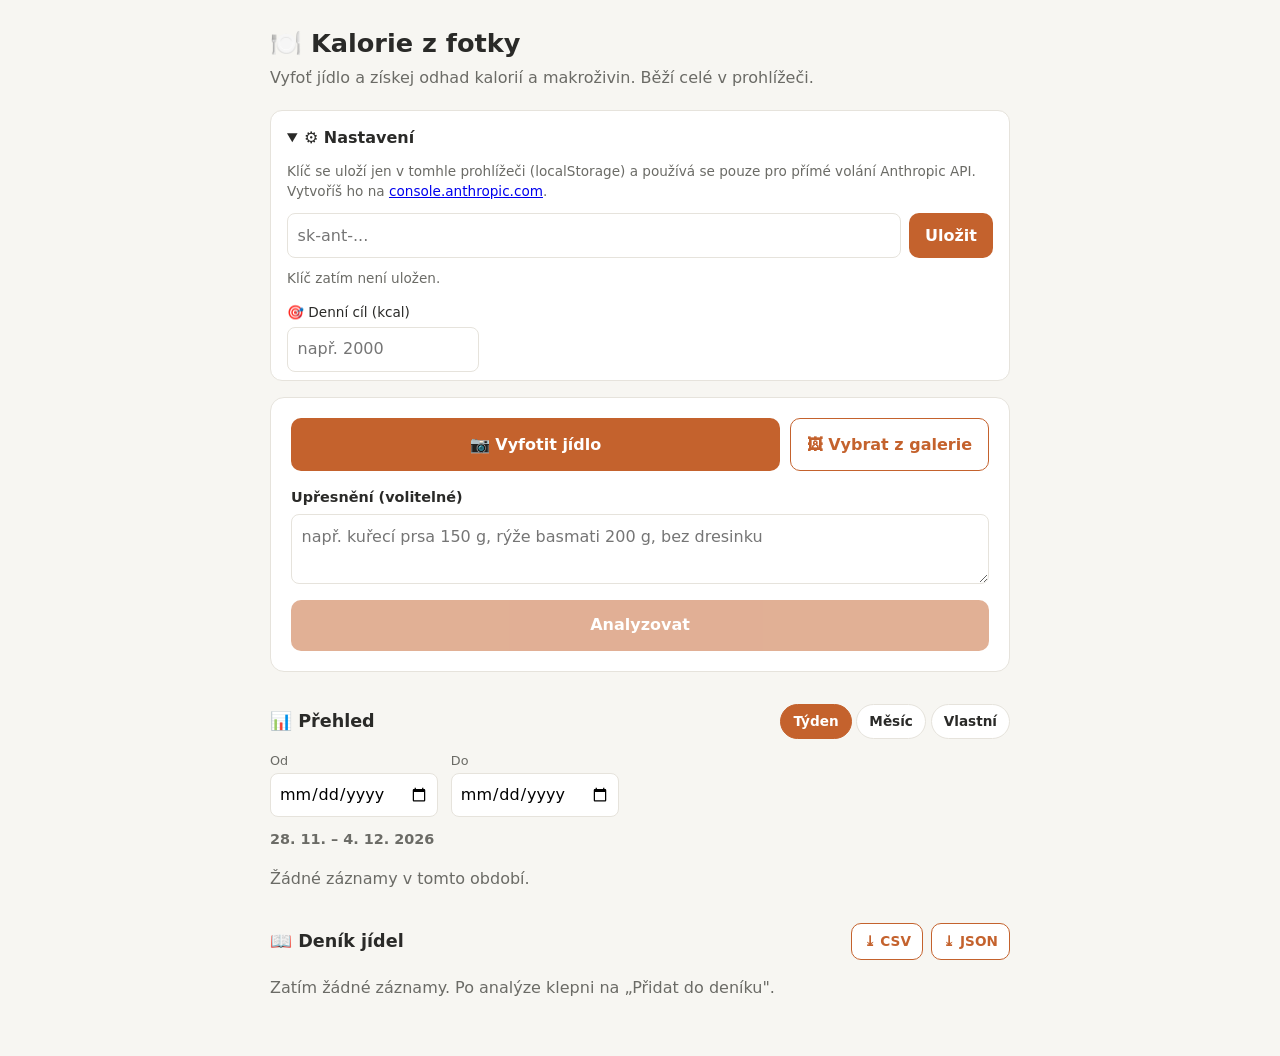
<file: docs/index.html>
<!DOCTYPE html>
<html lang="cs">
  <head>
    <meta charset="utf-8" />
    <meta
      name="viewport"
      content="width=device-width, initial-scale=1, viewport-fit=cover"
    />
    <meta name="theme-color" content="#c4622d" />
    <meta name="apple-mobile-web-app-capable" content="yes" />
    <meta name="apple-mobile-web-app-status-bar-style" content="default" />
    <meta name="apple-mobile-web-app-title" content="Kalorie" />
    <link rel="apple-touch-icon" href="icon-180.png" />
    <link rel="manifest" href="manifest.json" />
    <title>Kalorie z fotky</title>
    <link rel="stylesheet" href="style.css?v=4" />
  </head>
  <body>
    <main>
      <h1>🍽️ Kalorie z fotky</h1>
      <p class="lead">
        Vyfoť jídlo a získej odhad kalorií a makroživin. Běží celé v prohlížeči.
      </p>

      <details id="settings" class="settings">
        <summary>⚙️ Nastavení</summary>
        <p class="hint">
          Klíč se uloží jen v tomhle prohlížeči (localStorage) a používá se pouze
          pro přímé volání Anthropic API. Vytvoříš ho na
          <a href="https://console.anthropic.com" target="_blank" rel="noopener"
            >console.anthropic.com</a
          >.
        </p>
        <div class="keyrow">
          <input
            type="password"
            id="apiKey"
            placeholder="sk-ant-..."
            autocomplete="off"
            autocapitalize="off"
            spellcheck="false"
          />
          <button type="button" id="saveKey">Uložit</button>
        </div>
        <div id="keyStatus" class="keystatus"></div>

        <div class="goalrow">
          <label for="goal">🎯 Denní cíl (kcal)</label>
          <input
            type="number"
            id="goal"
            inputmode="numeric"
            min="0"
            step="50"
            placeholder="např. 2000"
          />
        </div>
      </details>

      <form id="form">
        <input
          type="file"
          id="camera"
          accept="image/*"
          capture="environment"
          hidden
        />
        <input type="file" id="gallery" accept="image/*" hidden />

        <div class="pick">
          <button type="button" id="cameraBtn" class="big">📷 Vyfotit jídlo</button>
          <button type="button" id="galleryBtn" class="ghost">
            🖼 Vybrat z galerie
          </button>
        </div>

        <img id="preview" alt="Náhled fotografie" hidden />

        <label class="field">
          <span>Upřesnění (volitelné)</span>
          <textarea
            id="upresneni"
            rows="2"
            placeholder="např. kuřecí prsa 150 g, rýže basmati 200 g, bez dresinku"
          ></textarea>
        </label>

        <button type="submit" id="submit" disabled>Analyzovat</button>
      </form>

      <div id="status" class="status" hidden></div>
      <section id="results" hidden></section>

      <section id="overview" class="overview">
        <div class="overview-head">
          <h2>📊 Přehled</h2>
          <div class="period-tabs">
            <button type="button" class="period-tab active" data-period="7">Týden</button>
            <button type="button" class="period-tab" data-period="30">Měsíc</button>
            <button type="button" class="period-tab" data-period="custom">Vlastní</button>
          </div>
        </div>
        <div id="customRange" class="custom-range" hidden>
          <label>Od<input type="date" id="rangeFrom" /></label>
          <label>Do<input type="date" id="rangeTo" /></label>
        </div>
        <div id="overviewBody"></div>
      </section>

      <section id="diary" class="diary">
        <div class="diary-head">
          <h2>📖 Deník jídel</h2>
          <div class="diary-actions">
            <button type="button" id="exportCsv" class="ghost small">⤓ CSV</button>
            <button type="button" id="exportJson" class="ghost small">⤓ JSON</button>
          </div>
        </div>
        <div id="diaryBody"></div>
      </section>
    </main>

    <script src="app.js?v=4"></script>
  </body>
</html>
</file>
<file: docs/style.css>
:root {
  --bg: #f7f6f2;
  --card: #ffffff;
  --ink: #2a2a28;
  --muted: #6b6b66;
  --accent: #c4622d;
  --line: #e6e3dc;
}

* {
  box-sizing: border-box;
}

html {
  -webkit-text-size-adjust: 100%;
}

body {
  margin: 0;
  font-family: system-ui, -apple-system, "Segoe UI", Roboto, sans-serif;
  background: var(--bg);
  color: var(--ink);
  line-height: 1.5;
}

main {
  max-width: 780px;
  margin: 0 auto;
  padding: max(1.5rem, env(safe-area-inset-top)) max(1.25rem, env(safe-area-inset-right))
    max(2.5rem, env(safe-area-inset-bottom)) max(1.25rem, env(safe-area-inset-left));
}

h1 {
  font-size: 1.6rem;
  margin: 0 0 0.25rem;
}

.lead {
  color: var(--muted);
  margin: 0 0 1.25rem;
}

/* === Nastavení / API klíč === */
.settings {
  background: var(--card);
  border: 1px solid var(--line);
  border-radius: 12px;
  padding: 0.5rem 1rem;
  margin-bottom: 1rem;
}

.settings > summary {
  cursor: pointer;
  font-weight: 600;
  padding: 0.4rem 0;
}

.settings .hint {
  font-size: 0.85rem;
  color: var(--muted);
  margin: 0.3rem 0 0.7rem;
}

.keyrow {
  display: flex;
  gap: 0.5rem;
}

.keyrow input {
  flex: 1 1 auto;
  font: inherit;
  font-size: 16px;
  padding: 0.6rem;
  border: 1px solid var(--line);
  border-radius: 8px;
  background: #fff;
  min-width: 0;
}

.keystatus {
  font-size: 0.85rem;
  margin-top: 0.6rem;
  color: var(--muted);
}

.keystatus.ok {
  color: #1d7a45;
}

.keystatus.err {
  color: #c0392b;
}

/* === Formulář === */
form {
  background: var(--card);
  border: 1px solid var(--line);
  border-radius: 14px;
  padding: 1.25rem;
  display: grid;
  gap: 1rem;
}

.pick {
  display: flex;
  flex-wrap: wrap;
  gap: 0.6rem;
}

.field {
  display: grid;
  gap: 0.35rem;
}

.field > span {
  font-weight: 600;
  font-size: 0.9rem;
}

textarea {
  font: inherit;
  font-size: 16px;
  padding: 0.6rem;
  border: 1px solid var(--line);
  border-radius: 8px;
  background: #fff;
  width: 100%;
  resize: vertical;
}

button {
  font: inherit;
  font-size: 16px;
  font-weight: 600;
  border: 0;
  border-radius: 10px;
  padding: 0.85rem 1rem;
  min-height: 48px;
  cursor: pointer;
}

button.big,
button#submit,
button#saveKey {
  background: var(--accent);
  color: #fff;
}

button.big {
  flex: 1 1 auto;
}

button#saveKey {
  min-height: 0;
  padding: 0.6rem 1rem;
}

button.ghost {
  background: #fff;
  color: var(--accent);
  border: 1px solid var(--accent);
  flex: 0 1 auto;
}

button:disabled {
  opacity: 0.5;
  cursor: default;
}

#preview {
  max-width: 100%;
  max-height: 320px;
  border-radius: 10px;
  object-fit: contain;
  justify-self: center;
}

.status {
  margin-top: 1.25rem;
  padding: 0.75rem 1rem;
  border-radius: 8px;
  background: #fff;
  border: 1px solid var(--line);
}

.status.loading {
  border-color: var(--accent);
}

.status.error {
  border-color: #c0392b;
  color: #c0392b;
}

section#results {
  margin-top: 1.5rem;
}

.totals {
  display: grid;
  grid-template-columns: repeat(4, 1fr);
  gap: 0.6rem;
  margin-bottom: 1.25rem;
}

.totals > div {
  background: var(--card);
  border: 1px solid var(--line);
  border-radius: 12px;
  padding: 0.7rem 0.6rem;
  text-align: center;
}

.totals span {
  display: block;
  font-size: 0.72rem;
  text-transform: uppercase;
  letter-spacing: 0.03em;
  color: var(--muted);
}

.totals strong {
  display: block;
  font-size: 1.15rem;
  margin-top: 0.15rem;
}

table {
  width: 100%;
  border-collapse: collapse;
  background: var(--card);
  border: 1px solid var(--line);
  border-radius: 12px;
  overflow: hidden;
  font-size: 0.92rem;
}

th,
td {
  padding: 0.55rem 0.6rem;
  text-align: left;
  border-bottom: 1px solid var(--line);
}

thead th {
  background: #f0ede6;
  font-size: 0.78rem;
  text-transform: uppercase;
  letter-spacing: 0.02em;
}

.num {
  text-align: right;
}

.badge {
  display: inline-block;
  padding: 0.1rem 0.5rem;
  border-radius: 999px;
  font-size: 0.78rem;
  background: #eee;
  white-space: nowrap;
}

.badge.high {
  background: #d9f0e0;
  color: #1d7a45;
}

.badge.mid {
  background: #fdeecb;
  color: #9a6b00;
}

.badge.low {
  background: #f7d9d4;
  color: #b03a26;
}

.meta {
  display: flex;
  gap: 1.5rem;
  margin-top: 1rem;
  flex-wrap: wrap;
}

.meta dt {
  font-size: 0.8rem;
  color: var(--muted);
}

.meta dd {
  margin: 0;
  font-weight: 600;
}

.poznamka {
  margin-top: 1rem;
  padding: 0.75rem 1rem;
  background: #fff;
  border-left: 3px solid var(--accent);
  border-radius: 6px;
}

.empty {
  color: var(--muted);
}

/* === Deník === */
.diary {
  margin-top: 2rem;
}

.diary-head {
  display: flex;
  align-items: center;
  justify-content: space-between;
  gap: 0.5rem;
  margin-bottom: 0.75rem;
}

.diary-head h2 {
  font-size: 1.1rem;
  margin: 0;
}

.diary-actions {
  display: flex;
  gap: 0.5rem;
}

button.small {
  min-height: 0;
  padding: 0.45rem 0.7rem;
  font-size: 0.85rem;
}

.day {
  background: var(--card);
  border: 1px solid var(--line);
  border-radius: 12px;
  padding: 0.75rem 0.9rem;
  margin-bottom: 0.9rem;
}

.day-head {
  display: flex;
  justify-content: space-between;
  align-items: baseline;
  font-weight: 700;
}

.day-head strong {
  color: var(--accent);
}

.day-macros {
  font-size: 0.82rem;
  color: var(--muted);
  margin: 0.15rem 0 0.5rem;
}

.meal {
  display: flex;
  align-items: center;
  gap: 0.6rem;
  padding: 0.5rem 0;
  border-top: 1px solid var(--line);
}

.meal-thumb {
  width: 44px;
  height: 44px;
  object-fit: cover;
  border-radius: 8px;
  flex: 0 0 auto;
}

.meal-main {
  flex: 1 1 auto;
  min-width: 0;
}

.meal-line {
  display: flex;
  align-items: center;
  gap: 0.6rem;
}

.meal-time {
  color: var(--muted);
  font-variant-numeric: tabular-nums;
  font-size: 0.85rem;
  flex: 0 0 auto;
}

.meal-name {
  flex: 1 1 auto;
  overflow: hidden;
  text-overflow: ellipsis;
  white-space: nowrap;
}

.meal-kcal {
  flex: 0 0 auto;
  font-weight: 600;
}

.meal-note {
  font-size: 0.82rem;
  color: var(--muted);
  margin-top: 0.15rem;
}

.meal-btns {
  flex: 0 0 auto;
  display: flex;
  gap: 0.3rem;
}

.edit,
.del {
  min-height: 0;
  padding: 0.25rem 0.5rem;
  background: transparent;
  color: var(--muted);
  border: 1px solid var(--line);
  border-radius: 8px;
  font-size: 0.85rem;
}

/* ukazatel denního cíle */
.goalbar {
  margin: 0.1rem 0 0.6rem;
}

.goalbar-track {
  height: 7px;
  background: var(--line);
  border-radius: 999px;
  overflow: hidden;
}

.goalbar-fill {
  height: 100%;
  background: #1d7a45;
  border-radius: 999px;
}

.goalbar-fill.over {
  background: #c0392b;
}

.goalbar-label {
  font-size: 0.78rem;
  color: var(--muted);
  margin-top: 0.25rem;
}

/* inline editace záznamu */
.meal.editing {
  display: block;
}

.edit-grid {
  display: grid;
  grid-template-columns: 1fr 1fr;
  gap: 0.5rem;
}

.edit-grid label {
  display: grid;
  gap: 0.2rem;
  font-size: 0.78rem;
  color: var(--muted);
}

.edit-grid label.wide {
  grid-column: 1 / -1;
}

.edit-grid input {
  font: inherit;
  font-size: 16px;
  padding: 0.45rem;
  border: 1px solid var(--line);
  border-radius: 8px;
}

.edit-actions {
  display: flex;
  gap: 0.5rem;
  margin-top: 0.6rem;
}

.edit-actions .save {
  background: var(--accent);
  color: #fff;
  min-height: 0;
  padding: 0.5rem 1.1rem;
}

.edit-actions .cancel {
  min-height: 0;
  padding: 0.5rem 1.1rem;
}

/* pole denního cíle v nastavení */
.goalrow {
  display: grid;
  gap: 0.3rem;
  margin-top: 0.85rem;
  font-size: 0.85rem;
}

.goalrow input {
  font: inherit;
  font-size: 16px;
  padding: 0.6rem;
  border: 1px solid var(--line);
  border-radius: 8px;
  max-width: 12rem;
}

.addmeal {
  width: 100%;
  margin-top: 0.5rem;
}

/* === Přehled === */
.overview {
  margin-top: 2rem;
}

.overview-head {
  display: flex;
  align-items: center;
  justify-content: space-between;
  gap: 0.5rem;
  flex-wrap: wrap;
  margin-bottom: 0.75rem;
}

.overview-head h2 {
  font-size: 1.1rem;
  margin: 0;
}

.period-tabs {
  display: flex;
  gap: 0.3rem;
}

.period-tab {
  min-height: 0;
  padding: 0.4rem 0.75rem;
  font-size: 0.85rem;
  background: #fff;
  color: var(--ink);
  border: 1px solid var(--line);
  border-radius: 999px;
}

.period-tab.active {
  background: var(--accent);
  color: #fff;
  border-color: var(--accent);
}

.custom-range {
  display: flex;
  gap: 0.8rem;
  margin-bottom: 0.75rem;
  flex-wrap: wrap;
}

.custom-range label {
  display: grid;
  gap: 0.2rem;
  font-size: 0.8rem;
  color: var(--muted);
}

.custom-range input {
  font: inherit;
  font-size: 16px;
  padding: 0.5rem;
  border: 1px solid var(--line);
  border-radius: 8px;
}

.ov-range {
  font-weight: 600;
  color: var(--muted);
  margin-bottom: 0.6rem;
  font-size: 0.9rem;
}

.ov-stats {
  display: grid;
  grid-template-columns: repeat(2, 1fr);
  gap: 0.6rem;
}

.ov-stats > div {
  background: var(--card);
  border: 1px solid var(--line);
  border-radius: 12px;
  padding: 0.6rem 0.7rem;
}

.ov-stats span {
  display: block;
  font-size: 0.72rem;
  text-transform: uppercase;
  letter-spacing: 0.03em;
  color: var(--muted);
}

.ov-stats strong {
  display: block;
  font-size: 1.05rem;
  margin-top: 0.1rem;
}

.ov-goal {
  margin-top: 0.7rem;
  font-size: 0.85rem;
  color: var(--muted);
}

.ov-goal strong {
  color: var(--ink);
}

.chart {
  position: relative;
  height: 120px;
  margin-top: 1rem;
}

.bars {
  display: flex;
  align-items: flex-end;
  gap: 2px;
  height: 100%;
}

.bar {
  flex: 1 1 0;
  min-width: 3px;
  min-height: 2px;
  background: var(--accent);
  border-radius: 3px 3px 0 0;
}

.bar.over {
  background: #c0392b;
}

.chart-goal {
  position: absolute;
  left: 0;
  right: 0;
  border-top: 2px dashed #1d7a45;
  pointer-events: none;
}

.chart-labels {
  display: flex;
  gap: 2px;
  margin-top: 0.25rem;
}

.chart-labels span {
  flex: 1 1 0;
  text-align: center;
  font-size: 0.7rem;
  color: var(--muted);
}

@media (max-width: 560px) {
  h1 {
    font-size: 1.4rem;
  }

  .totals {
    grid-template-columns: repeat(2, 1fr);
  }

  table,
  thead,
  tbody,
  tr,
  td {
    display: block;
  }

  table {
    border: 0;
    background: transparent;
  }

  thead {
    display: none;
  }

  tr {
    background: var(--card);
    border: 1px solid var(--line);
    border-radius: 12px;
    padding: 0.5rem 0.85rem;
    margin-bottom: 0.6rem;
  }

  td {
    display: flex;
    justify-content: space-between;
    align-items: center;
    gap: 1rem;
    border: 0;
    padding: 0.3rem 0;
    text-align: right;
  }

  td::before {
    content: attr(data-label);
    color: var(--muted);
    font-weight: 600;
    text-align: left;
  }

  td:first-child {
    font-weight: 700;
    font-size: 1.02rem;
    padding-bottom: 0.4rem;
    margin-bottom: 0.3rem;
    border-bottom: 1px solid var(--line);
  }
}
</file>
